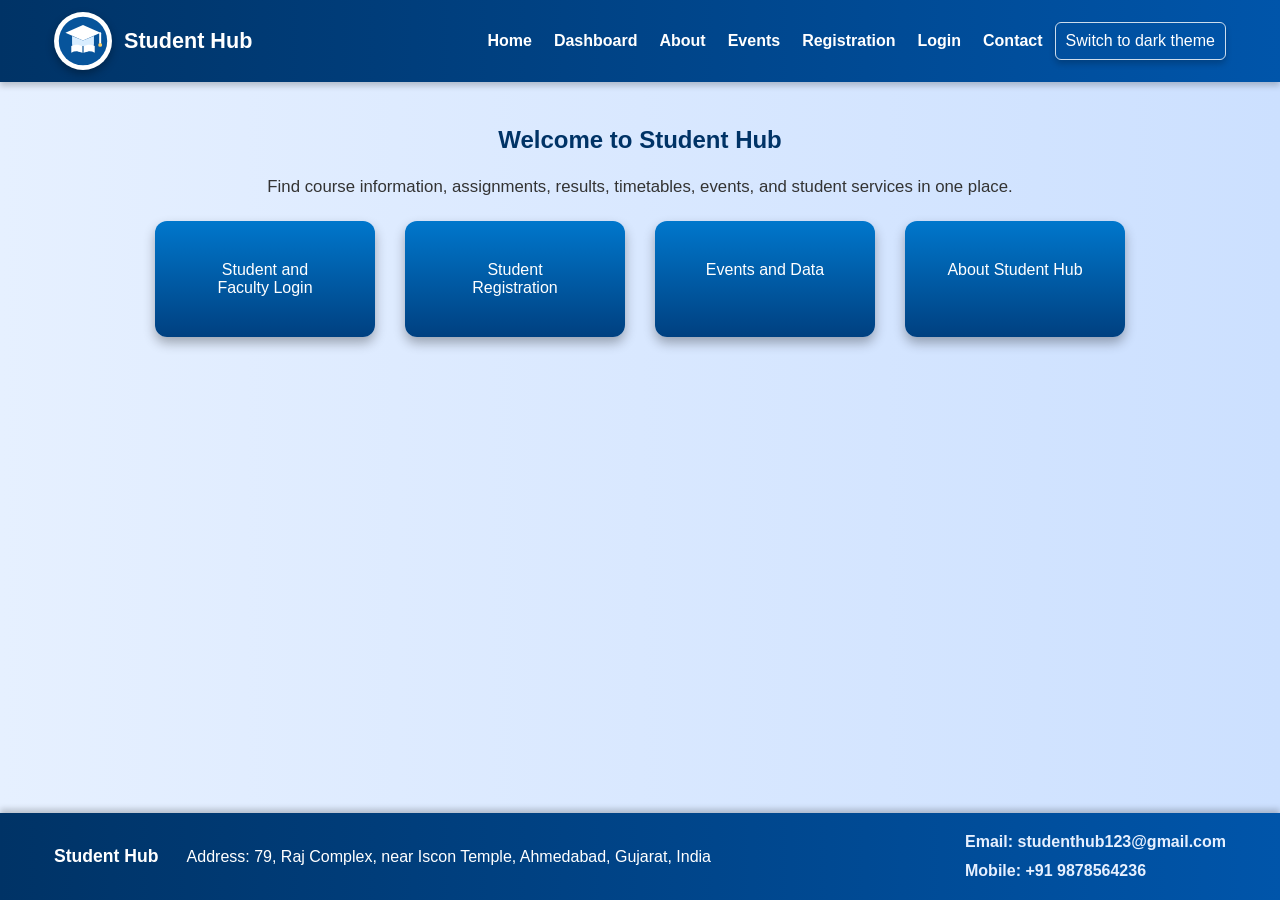
<file: index.html>
<!DOCTYPE html>
<html lang="en">
<head>
  <meta charset="UTF-8">
  <meta name="viewport" content="width=device-width, initial-scale=1.0">
  <title>Student Hub - Home</title>
  <link rel="stylesheet" href="style.css">
  <link rel="stylesheet" href="practical.css">
  <script src="site-ui.js" defer></script>
</head>
<body>
  <header>
    <div class="logo-container">
      <img src="studenthub-logo.svg" alt="Student Hub logo" class="logo">
      <h1>Student Hub</h1>
    </div>
    <button class="menu-toggle" id="menu-toggle" type="button" aria-expanded="false" aria-controls="primary-nav">☰ Menu</button>
    <nav class="site-nav" id="primary-nav" aria-label="Main navigation">
      <a href="index.html" aria-current="page">Home</a>
      <a href="portal.html">Dashboard</a>
      <a href="about_us.html">About</a>
      <a href="events.html">Events</a>
      <a href="registration.html">Registration</a>
      <a href="login.php">Login</a>
      <a href="contact.php">Contact</a>
      <button class="theme-toggle" id="theme-toggle" type="button" aria-pressed="false">Switch to dark theme</button>
    </nav>
  </header>

  <main class="page-main">
    <h2>Welcome to Student Hub</h2>
    <p>Find course information, assignments, results, timetables, events, and student services in one place.</p>
    <div class="grid">
      <div class="box"><a href="login.php">Student and Faculty Login</a></div>
      <div class="box"><a href="registration.html">Student Registration</a></div>
      <div class="box"><a href="events.html">Events and Data</a></div>
      <div class="box"><a href="about_us.html">About Student Hub</a></div>
    </div>
  </main>

  <footer class="site-footer">
    <div class="site-footer-inner">
      <p class="footer-brand">Student Hub</p>
      <address class="footer-address">Address: 79, Raj Complex, near Iscon Temple, Ahmedabad, Gujarat, India</address>
      <div class="footer-contact">
        <a href="mailto:studenthub123@gmail.com">Email: studenthub123@gmail.com</a>
        <a href="tel:+919878564236">Mobile: +91 9878564236</a>
      </div>
    </div>
  </footer>
</body>
</html>
</file>
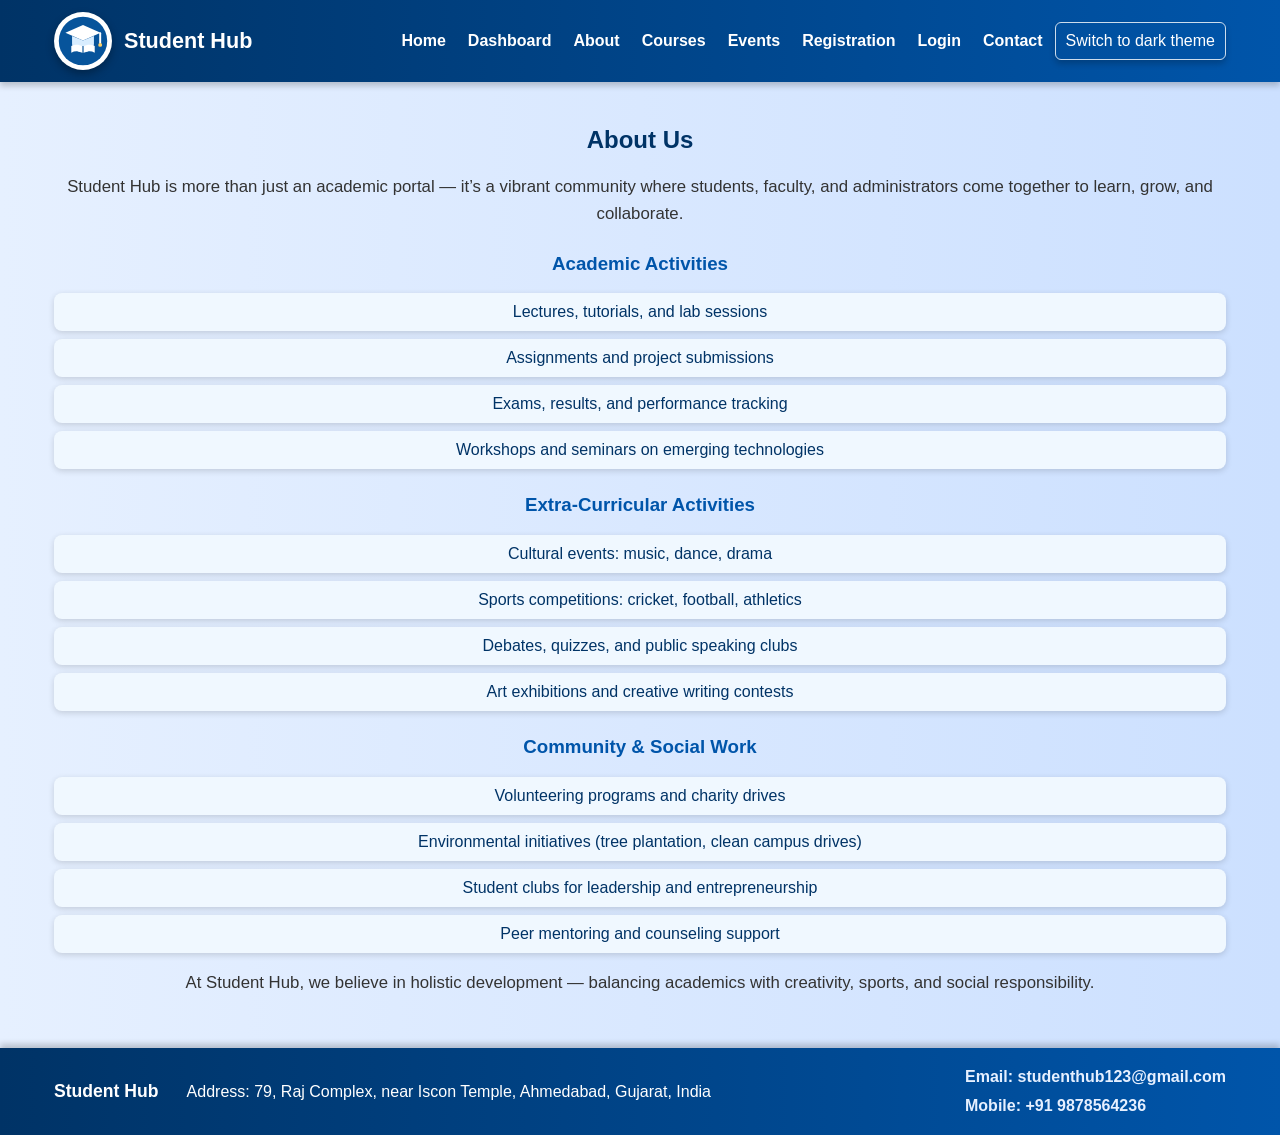
<file: about_us.html>
<!DOCTYPE html>
<html lang="en">
<head>
  <meta charset="UTF-8">
  <meta name="viewport" content="width=device-width, initial-scale=1.0">
  <title>About Us - Student Hub</title>
  <link rel="stylesheet" href="style.css">
  <link rel="stylesheet" href="practical.css">
</head>
<body>
  <header>
    <div class="logo-container">
      <img src="studenthub-logo.svg" alt="Student Hub logo" class="logo">
      <h1>Student Hub</h1>
    </div>
    <button class="menu-toggle" id="menu-toggle" type="button" aria-expanded="false" aria-controls="primary-nav">☰ Menu</button>
    <nav class="site-nav" id="primary-nav" aria-label="Main navigation">
      <a href="index.html">Home</a>
      <a href="portal.html">Dashboard</a>
      <a href="about_us.html">About</a>
      <a href="courses.html">Courses</a>
      <a href="events.html">Events</a>
      <a href="registration.html">Registration</a>
      <a href="login.php">Login</a>
      <a href="contact.php">Contact</a>
      <button class="theme-toggle" id="theme-toggle" type="button" aria-pressed="false">Switch to dark theme</button>
    </nav>
  </header>

  <main>
    <h2>About Us</h2>
    <p>
      Student Hub is more than just an academic portal — it’s a vibrant community where students, faculty, and administrators come together to learn, grow, and collaborate.
    </p>

    <h3>Academic Activities</h3>
    <ul>
      <li>Lectures, tutorials, and lab sessions</li>
      <li>Assignments and project submissions</li>
      <li>Exams, results, and performance tracking</li>
      <li>Workshops and seminars on emerging technologies</li>
    </ul>

    <h3>Extra‑Curricular Activities</h3>
    <ul>
      <li>Cultural events: music, dance, drama</li>
      <li>Sports competitions: cricket, football, athletics</li>
      <li>Debates, quizzes, and public speaking clubs</li>
      <li>Art exhibitions and creative writing contests</li>
    </ul>

    <h3>Community & Social Work</h3>
    <ul>
      <li>Volunteering programs and charity drives</li>
      <li>Environmental initiatives (tree plantation, clean campus drives)</li>
      <li>Student clubs for leadership and entrepreneurship</li>
      <li>Peer mentoring and counseling support</li>
    </ul>

    <p>
      At Student Hub, we believe in holistic development — balancing academics with creativity, sports, and social responsibility.
    </p>
  </main>

  <footer class="site-footer">
    <div class="site-footer-inner">
      <p class="footer-brand">Student Hub</p>
      <address class="footer-address">Address: 79, Raj Complex, near Iscon Temple, Ahmedabad, Gujarat, India</address>
      <div class="footer-contact">
        <a href="mailto:studenthub123@gmail.com">Email: studenthub123@gmail.com</a>
        <a href="tel:+919878564236">Mobile: +91 9878564236</a>
      </div>
    </div>
  </footer>
  <script src="site-ui.js" defer></script>
</body>
</html>
</file>
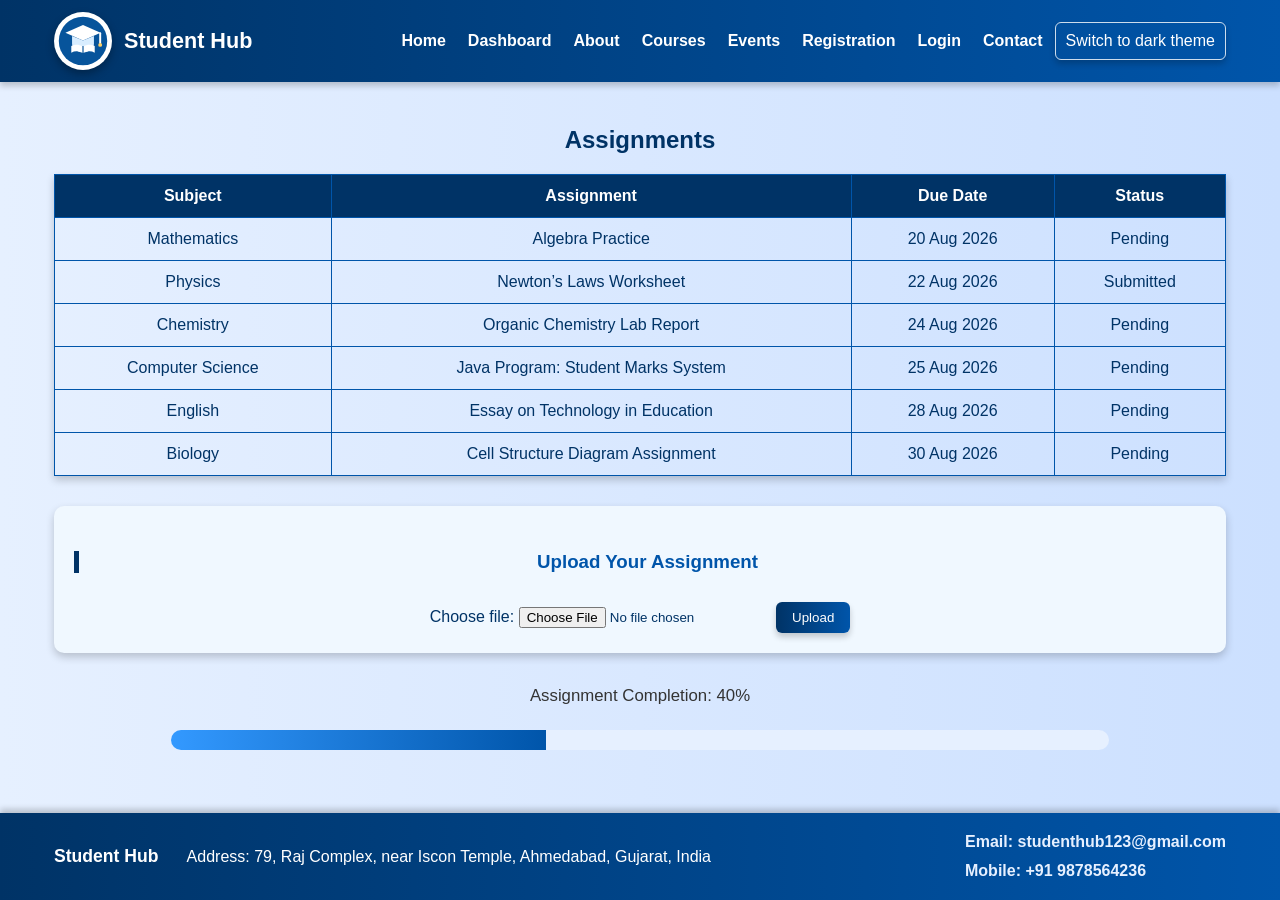
<file: assignments.html>
<!DOCTYPE html>
<html lang="en">
<head>
  <meta charset="UTF-8">
  <meta name="viewport" content="width=device-width, initial-scale=1.0">
  <title>Assignments - Student Hub</title>
  <link rel="stylesheet" href="style.css">
  <link rel="stylesheet" href="practical.css">
</head>
<body>
  <header>
    <div class="logo-container">
      <img src="studenthub-logo.svg" alt="Student Hub logo" class="logo">
      <h1>Student Hub</h1>
    </div>
    <button class="menu-toggle" id="menu-toggle" type="button" aria-expanded="false" aria-controls="primary-nav">☰ Menu</button>
    <nav class="site-nav" id="primary-nav" aria-label="Main navigation">
      <a href="index.html">Home</a>
      <a href="portal.html">Dashboard</a>
      <a href="about_us.html">About</a>
      <a href="courses.html">Courses</a>
      <a href="events.html">Events</a>
      <a href="registration.html">Registration</a>
      <a href="login.php">Login</a>
      <a href="contact.php">Contact</a>
      <button class="theme-toggle" id="theme-toggle" type="button" aria-pressed="false">Switch to dark theme</button>
    </nav>
  </header>

  <main>
    <h2>Assignments</h2>
    <table class="assignment-table">
      <tr>
        <th>Subject</th>
        <th>Assignment</th>
        <th>Due Date</th>
        <th>Status</th>
      </tr>
      <tr>
        <td>Mathematics</td>
        <td>Algebra Practice</td>
        <td>20 Aug 2026</td>
        <td>Pending</td>
      </tr>
      <tr>
        <td>Physics</td>
        <td>Newton’s Laws Worksheet</td>
        <td>22 Aug 2026</td>
        <td>Submitted</td>
      </tr>
      <tr>
        <td>Chemistry</td>
        <td>Organic Chemistry Lab Report</td>
        <td>24 Aug 2026</td>
        <td>Pending</td>
      </tr>
      <tr>
        <td>Computer Science</td>
        <td>Java Program: Student Marks System</td>
        <td>25 Aug 2026</td>
        <td>Pending</td>
      </tr>
      <tr>
        <td>English</td>
        <td>Essay on Technology in Education</td>
        <td>28 Aug 2026</td>
        <td>Pending</td>
      </tr>
      <tr>
        <td>Biology</td>
        <td>Cell Structure Diagram Assignment</td>
        <td>30 Aug 2026</td>
        <td>Pending</td>
      </tr>
    </table>

    <div class="upload-section">
      <h3>Upload Your Assignment</h3>
      <form>
        <label for="file">Choose file:</label>
        <input type="file" id="file" name="file">
        <button type="submit">Upload</button>
      </form>
    </div>

    <div class="progress">
      <p>Assignment Completion: 40%</p>
      <div class="progress-bar">
        <div class="progress-fill" style="width:40%"></div>
      </div>
    </div>
  </main>

  <footer class="site-footer">
    <div class="site-footer-inner">
      <p class="footer-brand">Student Hub</p>
      <address class="footer-address">Address: 79, Raj Complex, near Iscon Temple, Ahmedabad, Gujarat, India</address>
      <div class="footer-contact">
        <a href="mailto:studenthub123@gmail.com">Email: studenthub123@gmail.com</a>
        <a href="tel:+919878564236">Mobile: +91 9878564236</a>
      </div>
    </div>
  </footer>
  <script src="site-ui.js" defer></script>
</body>
</html>
</file>
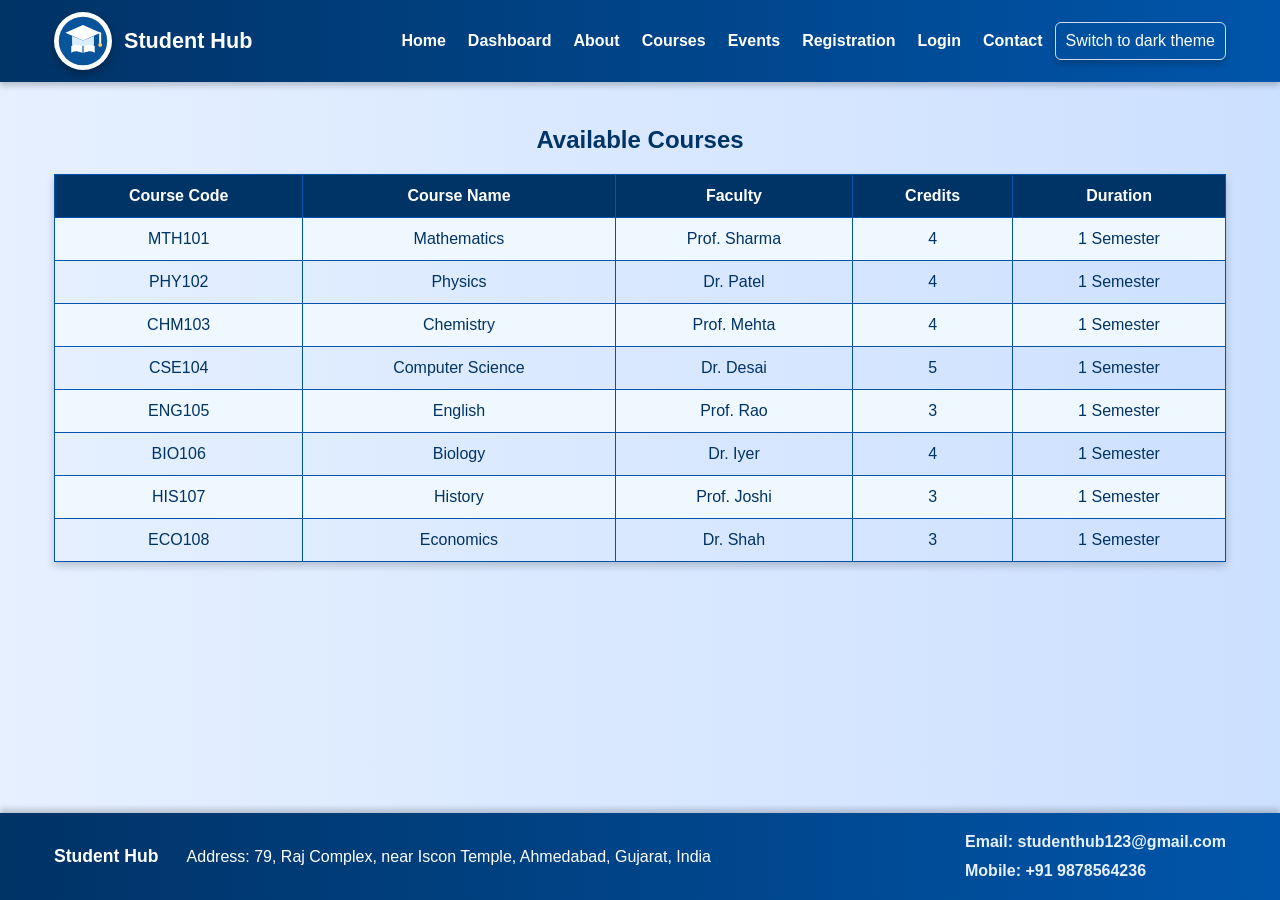
<file: courses.html>
<!DOCTYPE html>
<html lang="en">
<head>
  <meta charset="UTF-8">
  <meta name="viewport" content="width=device-width, initial-scale=1.0">
  <title>Courses - Student Hub</title>
  <link rel="stylesheet" href="style.css">
  <link rel="stylesheet" href="practical.css">
</head>
<body>
  <header>
    <div class="logo-container">
      <img src="studenthub-logo.svg" alt="Student Hub logo" class="logo">
      <h1>Student Hub</h1>
    </div>
    <button class="menu-toggle" id="menu-toggle" type="button" aria-expanded="false" aria-controls="primary-nav">☰ Menu</button>
    <nav class="site-nav" id="primary-nav" aria-label="Main navigation">
      <a href="index.html">Home</a>
      <a href="portal.html">Dashboard</a>
      <a href="about_us.html">About</a>
      <a href="courses.html">Courses</a>
      <a href="events.html">Events</a>
      <a href="registration.html">Registration</a>
      <a href="login.php">Login</a>
      <a href="contact.php">Contact</a>
      <button class="theme-toggle" id="theme-toggle" type="button" aria-pressed="false">Switch to dark theme</button>
    </nav>
  </header>

  <main>
    <h2>Available Courses</h2>
    <table class="courses-table">
      <tr>
        <th>Course Code</th>
        <th>Course Name</th>
        <th>Faculty</th>
        <th>Credits</th>
        <th>Duration</th>
      </tr>
      <tr>
        <td>MTH101</td>
        <td>Mathematics</td>
        <td>Prof. Sharma</td>
        <td>4</td>
        <td>1 Semester</td>
      </tr>
      <tr>
        <td>PHY102</td>
        <td>Physics</td>
        <td>Dr. Patel</td>
        <td>4</td>
        <td>1 Semester</td>
      </tr>
      <tr>
        <td>CHM103</td>
        <td>Chemistry</td>
        <td>Prof. Mehta</td>
        <td>4</td>
        <td>1 Semester</td>
      </tr>
      <tr>
        <td>CSE104</td>
        <td>Computer Science</td>
        <td>Dr. Desai</td>
        <td>5</td>
        <td>1 Semester</td>
      </tr>
      <tr>
        <td>ENG105</td>
        <td>English</td>
        <td>Prof. Rao</td>
        <td>3</td>
        <td>1 Semester</td>
      </tr>
      <tr>
        <td>BIO106</td>
        <td>Biology</td>
        <td>Dr. Iyer</td>
        <td>4</td>
        <td>1 Semester</td>
      </tr>
      <tr>
        <td>HIS107</td>
        <td>History</td>
        <td>Prof. Joshi</td>
        <td>3</td>
        <td>1 Semester</td>
      </tr>
      <tr>
        <td>ECO108</td>
        <td>Economics</td>
        <td>Dr. Shah</td>
        <td>3</td>
        <td>1 Semester</td>
      </tr>
    </table>
</br>
  </main>

  <footer class="site-footer">
    <div class="site-footer-inner">
      <p class="footer-brand">Student Hub</p>
      <address class="footer-address">Address: 79, Raj Complex, near Iscon Temple, Ahmedabad, Gujarat, India</address>
      <div class="footer-contact">
        <a href="mailto:studenthub123@gmail.com">Email: studenthub123@gmail.com</a>
        <a href="tel:+919878564236">Mobile: +91 9878564236</a>
      </div>
    </div>
  </footer>
  <script src="site-ui.js" defer></script>
</body>
</html>
</file>
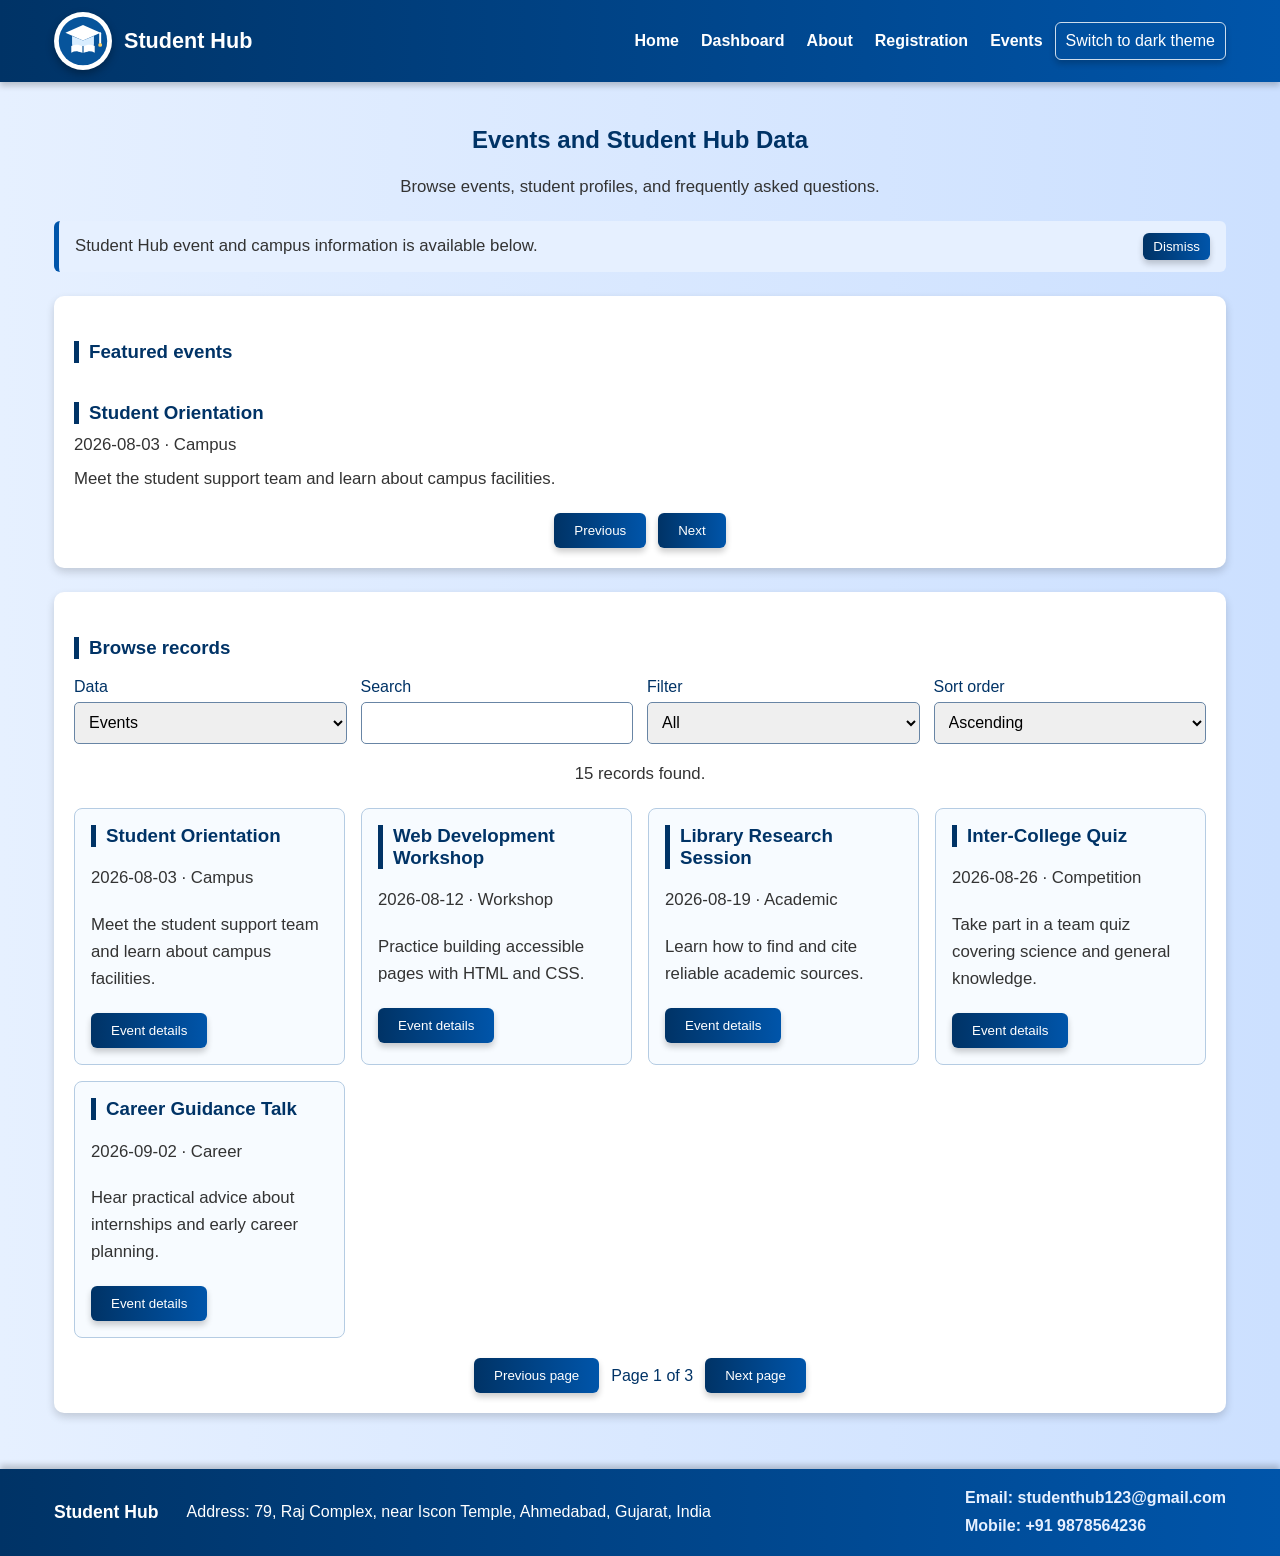
<file: events.html>
<!DOCTYPE html>
<html lang="en">
<head>
  <meta charset="UTF-8">
  <meta name="viewport" content="width=device-width, initial-scale=1.0">
  <title>Events and Data - Student Hub</title>
  <link rel="stylesheet" href="style.css">
  <link rel="stylesheet" href="practical.css">
  <script src="site-ui.js" defer></script>
  <script src="events.js" defer></script>
</head>
<body>
  <header>
    <div class="logo-container">
      <img src="studenthub-logo.svg" alt="Student Hub logo" class="logo">
      <h1>Student Hub</h1>
    </div>
    <button class="menu-toggle" id="menu-toggle" type="button" aria-expanded="false" aria-controls="primary-nav">☰ Menu</button>
    <nav class="site-nav" id="primary-nav" aria-label="Main navigation">
      <a href="index.html">Home</a>
      <a href="portal.html">Dashboard</a>
      <a href="about_us.html">About</a>
      <a href="registration.html">Registration</a>
      <a href="events.html" aria-current="page">Events</a>
      <button class="theme-toggle" id="theme-toggle" type="button" aria-pressed="false">Switch to dark theme</button>
    </nav>
  </header>

  <main class="page-main">
    <h2>Events and Student Hub Data</h2>
    <p>Browse events, student profiles, and frequently asked questions.</p>

    <aside class="notice-banner" id="notice-banner" role="status">
      <p>Student Hub event and campus information is available below.</p>
      <button id="dismiss-notice" type="button" aria-label="Dismiss notification">Dismiss</button>
    </aside>

    <section class="content-slider" aria-labelledby="featured-heading">
      <h3 id="featured-heading">Featured events</h3>
      <div class="slider-content" id="slider-content" aria-live="polite">
        <p id="slider-message">Loading events…</p>
      </div>
      <div class="slider-controls">
        <button id="previous-event" type="button" aria-label="Previous event">Previous</button>
        <button id="next-event" type="button" aria-label="Next event">Next</button>
      </div>
    </section>

    <section class="data-browser" aria-labelledby="browser-heading">
      <h3 id="browser-heading">Browse records</h3>
      <div class="data-controls">
        <label for="data-type">Data
          <select id="data-type">
            <option value="events">Events</option>
            <option value="students">Students</option>
            <option value="faqs">FAQs</option>
          </select>
        </label>
        <label for="search-records">Search
          <input id="search-records" type="search" autocomplete="off">
        </label>
        <label for="filter-records">Filter
          <select id="filter-records">
            <option value="">All</option>
          </select>
        </label>
        <label for="sort-records">Sort order
          <select id="sort-records">
            <option value="asc">Ascending</option>
            <option value="desc">Descending</option>
          </select>
        </label>
      </div>
      <p class="pagination-status" id="data-status" role="status" aria-live="polite">Loading events…</p>
      <div class="record-grid" id="records" aria-live="polite"></div>
      <div class="pagination-controls">
        <button id="previous-page" type="button" disabled>Previous page</button>
        <span id="page-status" aria-live="polite">Page 1</span>
        <button id="next-page" type="button" disabled>Next page</button>
      </div>
    </section>
  </main>

  <dialog id="event-modal" aria-labelledby="modal-title">
    <h2 id="modal-title">Event details</h2>
    <p id="modal-description"></p>
    <button id="close-modal" type="button">Close</button>
  </dialog>

  <footer class="site-footer">
    <div class="site-footer-inner">
      <p class="footer-brand">Student Hub</p>
      <address class="footer-address">Address: 79, Raj Complex, near Iscon Temple, Ahmedabad, Gujarat, India</address>
      <div class="footer-contact">
        <a href="mailto:studenthub123@gmail.com">Email: studenthub123@gmail.com</a>
        <a href="tel:+919878564236">Mobile: +91 9878564236</a>
      </div>
    </div>
  </footer>
</body>
</html>
</file>
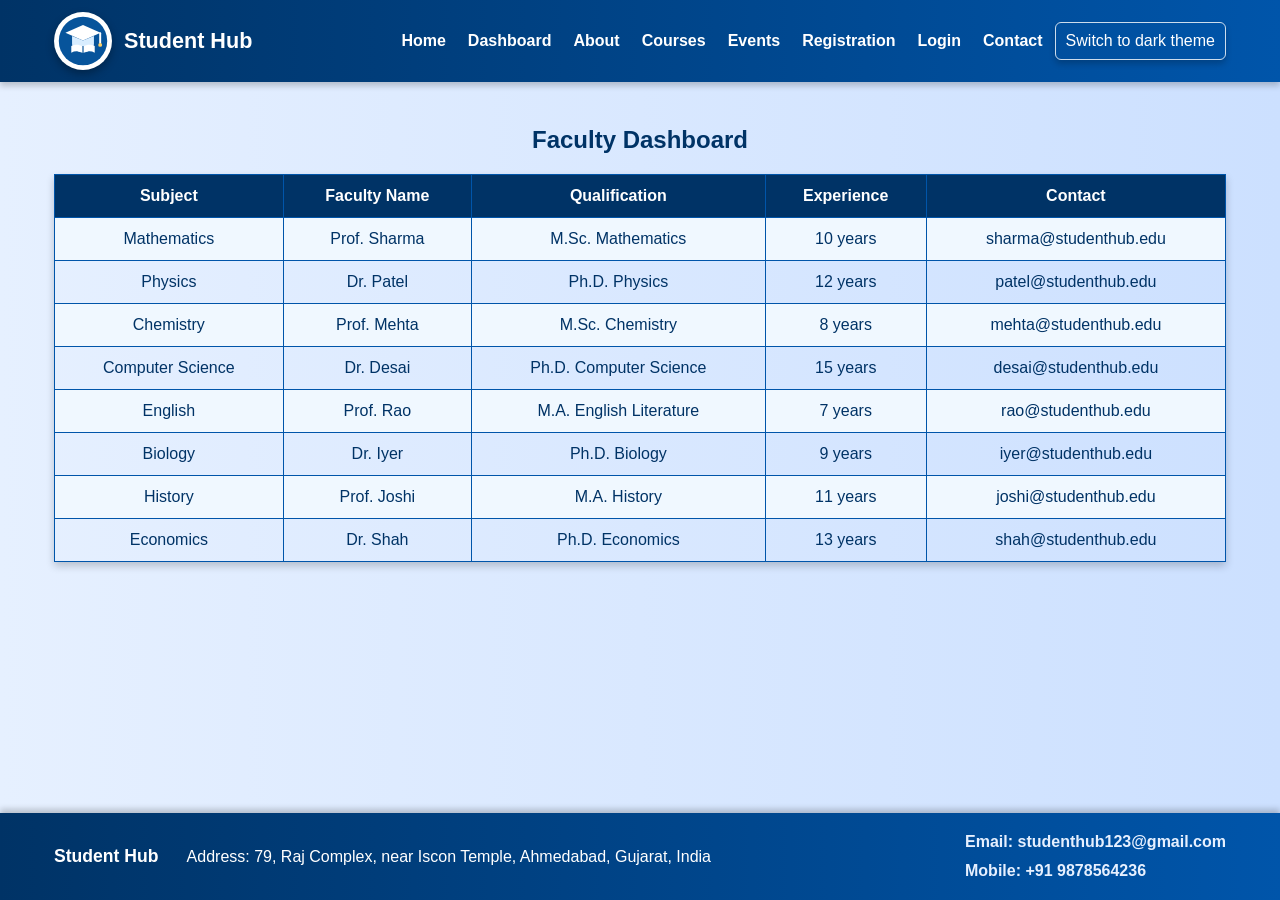
<file: faculty.html>
<!DOCTYPE html>
<html lang="en">
<head>
  <meta charset="UTF-8">
  <meta name="viewport" content="width=device-width, initial-scale=1.0">
  <title>Faculty Dashboard - Student Hub</title>
  <link rel="stylesheet" href="style.css">
  <link rel="stylesheet" href="practical.css">
</head>
<body>
  <header>
    <div class="logo-container">
      <img src="studenthub-logo.svg" alt="Student Hub logo" class="logo">
      <h1>Student Hub</h1>
    </div>
    <button class="menu-toggle" id="menu-toggle" type="button" aria-expanded="false" aria-controls="primary-nav">☰ Menu</button>
    <nav class="site-nav" id="primary-nav" aria-label="Main navigation">
      <a href="index.html">Home</a>
      <a href="portal.html">Dashboard</a>
      <a href="about_us.html">About</a>
      <a href="courses.html">Courses</a>
      <a href="events.html">Events</a>
      <a href="registration.html">Registration</a>
      <a href="login.php">Login</a>
      <a href="contact.php">Contact</a>
      <button class="theme-toggle" id="theme-toggle" type="button" aria-pressed="false">Switch to dark theme</button>
    </nav>
  </header>

  <main>
    <h2>Faculty Dashboard</h2>
    <table class="faculty-table">
      <tr>
        <th>Subject</th>
        <th>Faculty Name</th>
        <th>Qualification</th>
        <th>Experience</th>
        <th>Contact</th>
      </tr>
      <tr>
        <td>Mathematics</td>
        <td>Prof. Sharma</td>
        <td>M.Sc. Mathematics</td>
        <td>10 years</td>
        <td>sharma@studenthub.edu</td>
      </tr>
      <tr>
        <td>Physics</td>
        <td>Dr. Patel</td>
        <td>Ph.D. Physics</td>
        <td>12 years</td>
        <td>patel@studenthub.edu</td>
      </tr>
      <tr>
        <td>Chemistry</td>
        <td>Prof. Mehta</td>
        <td>M.Sc. Chemistry</td>
        <td>8 years</td>
        <td>mehta@studenthub.edu</td>
      </tr>
      <tr>
        <td>Computer Science</td>
        <td>Dr. Desai</td>
        <td>Ph.D. Computer Science</td>
        <td>15 years</td>
        <td>desai@studenthub.edu</td>
      </tr>
      <tr>
        <td>English</td>
        <td>Prof. Rao</td>
        <td>M.A. English Literature</td>
        <td>7 years</td>
        <td>rao@studenthub.edu</td>
      </tr>
      <tr>
        <td>Biology</td>
        <td>Dr. Iyer</td>
        <td>Ph.D. Biology</td>
        <td>9 years</td>
        <td>iyer@studenthub.edu</td>
      </tr>
      <tr>
        <td>History</td>
        <td>Prof. Joshi</td>
        <td>M.A. History</td>
        <td>11 years</td>
        <td>joshi@studenthub.edu</td>
      </tr>
      <tr>
        <td>Economics</td>
        <td>Dr. Shah</td>
        <td>Ph.D. Economics</td>
        <td>13 years</td>
        <td>shah@studenthub.edu</td>
      </tr>
    </table>

</br>
  </main>

  <footer class="site-footer">
    <div class="site-footer-inner">
      <p class="footer-brand">Student Hub</p>
      <address class="footer-address">Address: 79, Raj Complex, near Iscon Temple, Ahmedabad, Gujarat, India</address>
      <div class="footer-contact">
        <a href="mailto:studenthub123@gmail.com">Email: studenthub123@gmail.com</a>
        <a href="tel:+919878564236">Mobile: +91 9878564236</a>
      </div>
    </div>
  </footer>
  <script src="site-ui.js" defer></script>
</body>
</html>
</file>
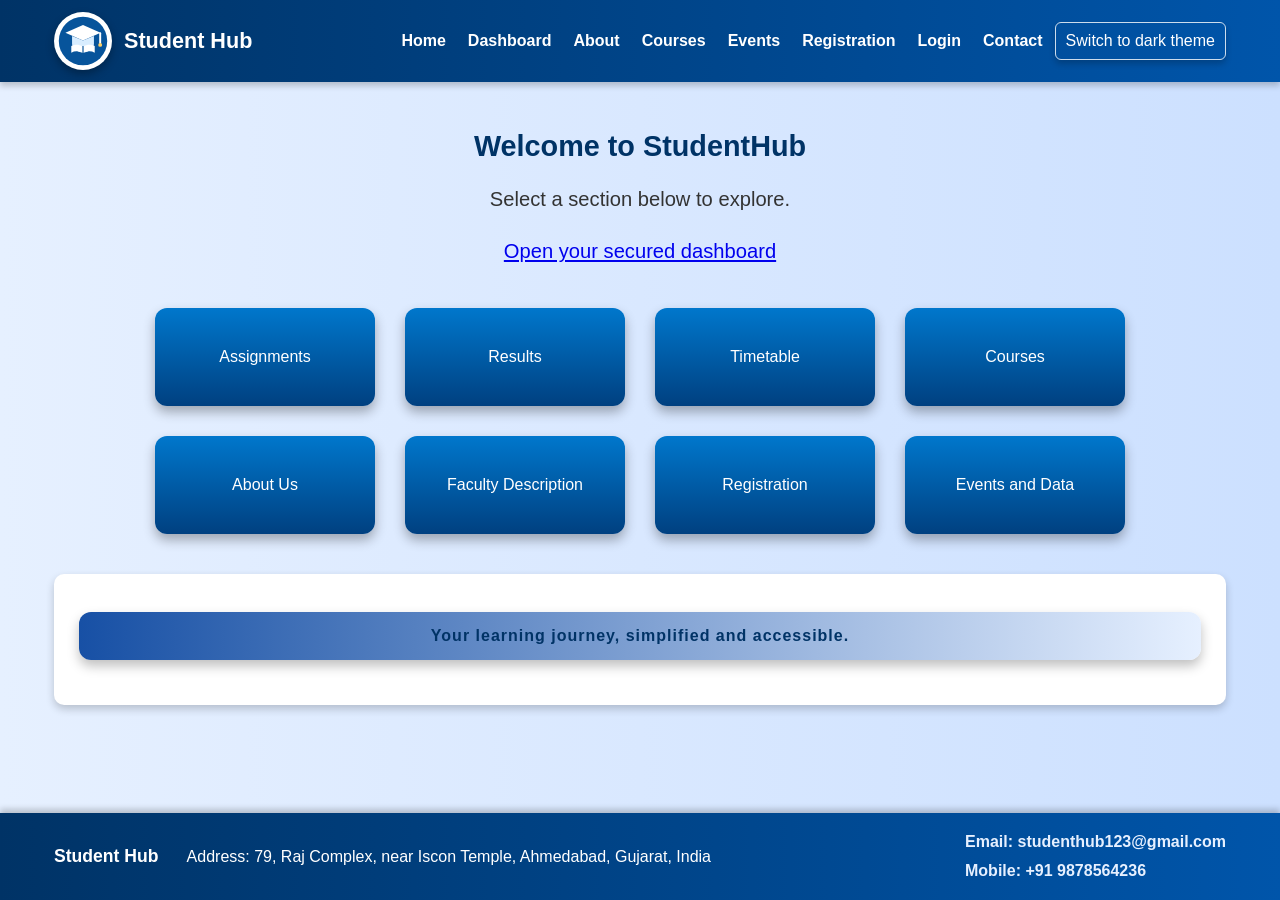
<file: portal.html>
<!DOCTYPE html>
<html lang="en">
<head>
  <meta charset="UTF-8">
  <meta name="viewport" content="width=device-width, initial-scale=1.0">
  <title>Dashboard - Student Hub</title>
  <link rel="stylesheet" href="style.css">
  <link rel="stylesheet" href="practical.css">
</head>
<body>
  <header>
    
    <div class="logo-container">
    <img src="studenthub-logo.svg" alt="Student Hub logo" class="logo">
    <h1>Student Hub</h1>
  </div>
    <button class="menu-toggle" id="menu-toggle" type="button" aria-expanded="false" aria-controls="primary-nav">☰ Menu</button>
    <nav class="site-nav" id="primary-nav" aria-label="Main navigation">
      <a href="index.html">Home</a>
      <a href="portal.html">Dashboard</a>
      <a href="about_us.html">About</a>
      <a href="courses.html">Courses</a>
      <a href="events.html">Events</a>
      <a href="registration.html">Registration</a>
      <a href="login.php">Login</a>
      <a href="contact.php">Contact</a>
      <button class="theme-toggle" id="theme-toggle" type="button" aria-pressed="false">Switch to dark theme</button>
    </nav>
  </header>

  <main>
    <div class="welcome">
      <h2>Welcome to StudentHub</h2>
      <p>Select a section below to explore.</p>
      <p><a href="dashboard.php">Open your secured dashboard</a></p>
    </div>

    
     <div class="grid">
      <div class="box"><a href="assignments.html">Assignments</a></div>
      <div class="box"><a href="results.html">Results</a></div>
      <div class="box"><a href="timetable.html">Timetable</a></div>
      <div class="box"><a href="courses.html">Courses</a></div>
      <div class="box"><a href="about_us.html">About Us</a></div>
      <div class="box"><a href="faculty.html">Faculty Description</a></div>
      <div class="box"><a href="registration.html">Registration</a></div>
      <div class="box"><a href="events.html">Events and Data</a></div>
    </div>

    <section id="content">
      <h2>Your learning journey, simplified and accessible.</h2>
     
    </section>
  </main>

  <footer class="site-footer">
    <div class="site-footer-inner">
      <p class="footer-brand">Student Hub</p>
      <address class="footer-address">Address: 79, Raj Complex, near Iscon Temple, Ahmedabad, Gujarat, India</address>
      <div class="footer-contact">
        <a href="mailto:studenthub123@gmail.com">Email: studenthub123@gmail.com</a>
        <a href="tel:+919878564236">Mobile: +91 9878564236</a>
      </div>
    </div>
  </footer>

  <script src="site-ui.js" defer></script>
</body>
</html>
</file>
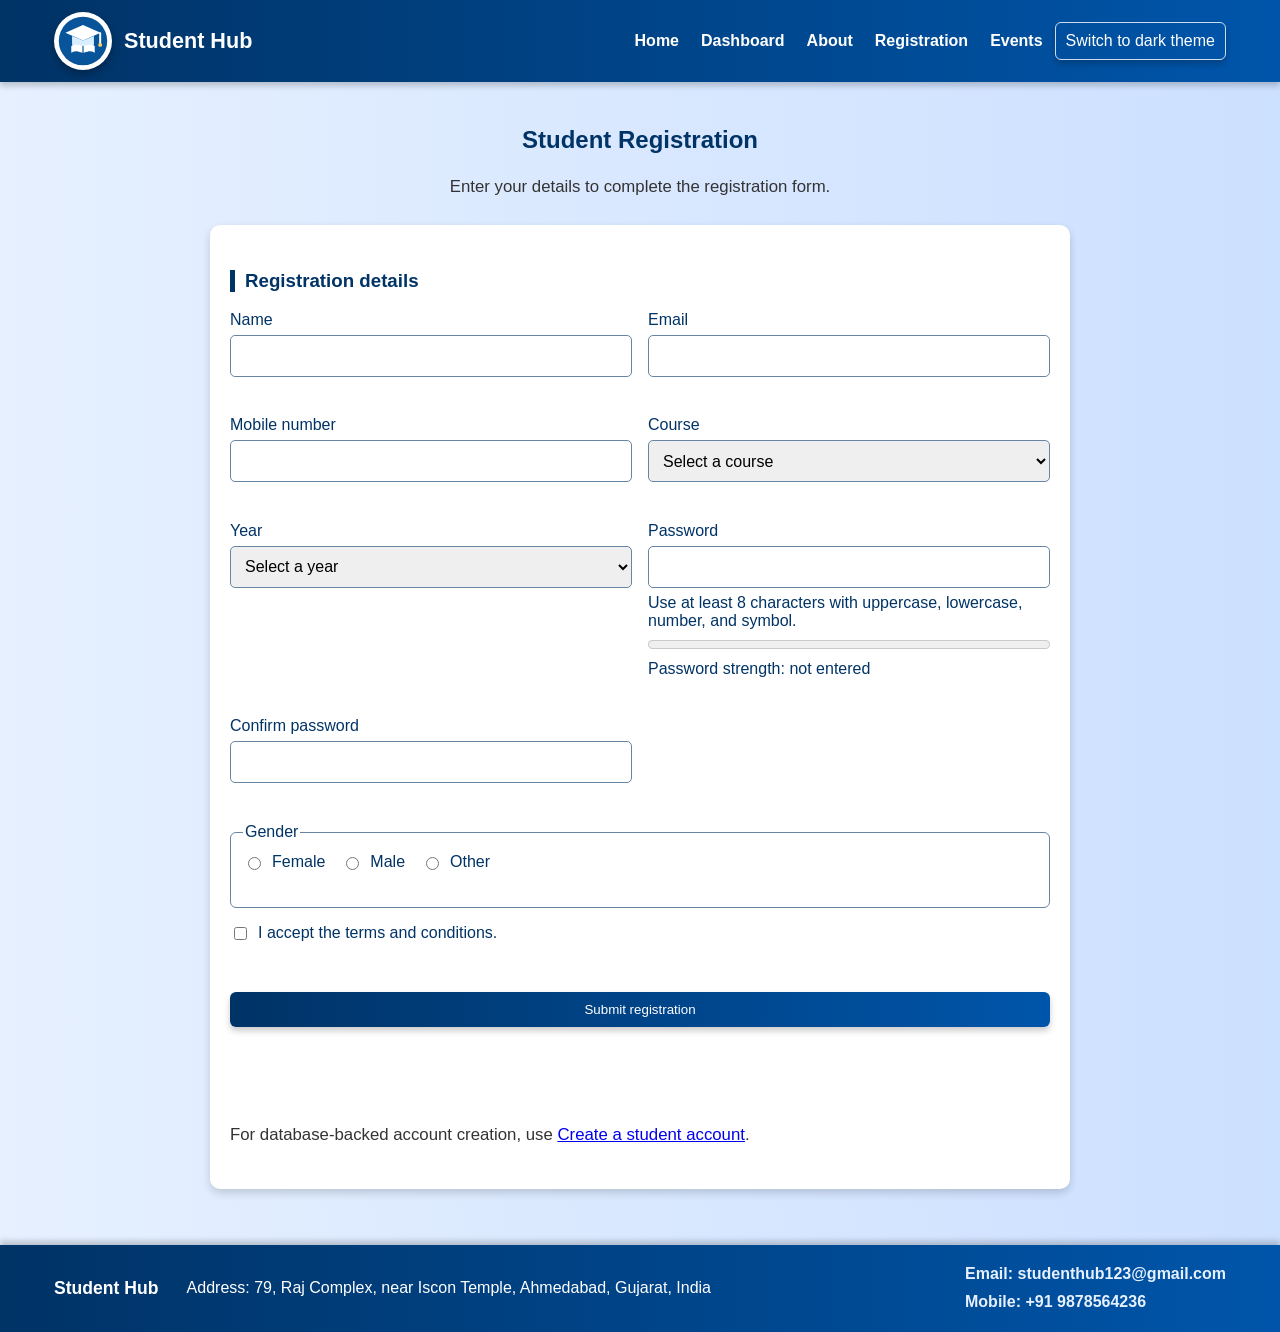
<file: registration.html>
<!DOCTYPE html>
<html lang="en">
<head>
  <meta charset="UTF-8">
  <meta name="viewport" content="width=device-width, initial-scale=1.0">
  <title>Student Registration - Student Hub</title>
  <link rel="stylesheet" href="style.css">
  <link rel="stylesheet" href="practical.css">
  <script src="site-ui.js" defer></script>
  <script src="registration.js" defer></script>
</head>
<body>
  <header>
    <div class="logo-container">
      <img src="studenthub-logo.svg" alt="Student Hub logo" class="logo">
      <h1>Student Hub</h1>
    </div>
    <button class="menu-toggle" id="menu-toggle" type="button" aria-expanded="false" aria-controls="primary-nav">☰ Menu</button>
    <nav class="site-nav" id="primary-nav" aria-label="Main navigation">
      <a href="index.html">Home</a>
      <a href="portal.html">Dashboard</a>
      <a href="about_us.html">About</a>
      <a href="registration.html" aria-current="page">Registration</a>
      <a href="events.html">Events</a>
      <button class="theme-toggle" id="theme-toggle" type="button" aria-pressed="false">Switch to dark theme</button>
    </nav>
  </header>

  <main class="page-main">
    <h2>Student Registration</h2>
    <p>Enter your details to complete the registration form.</p>
    <section class="registration-panel" aria-labelledby="registration-heading">
      <h3 id="registration-heading">Registration details</h3>
      <form class="registration-form" id="registration-form" novalidate>
        <div class="form-grid">
          <label class="form-field" for="student-name">
            Name
            <input id="student-name" name="name" type="text" autocomplete="name" required aria-describedby="name-error">
            <span class="field-error" id="name-error"></span>
          </label>
          <label class="form-field" for="student-email">
            Email
            <input id="student-email" name="email" type="email" autocomplete="email" required aria-describedby="email-error">
            <span class="field-error" id="email-error"></span>
          </label>
          <label class="form-field" for="student-mobile">
            Mobile number
            <input id="student-mobile" name="mobile" type="tel" autocomplete="tel" inputmode="tel" required aria-describedby="mobile-error">
            <span class="field-error" id="mobile-error"></span>
          </label>
          <label class="form-field" for="student-course">
            Course
            <select id="student-course" name="course" required aria-describedby="course-error">
              <option value="">Select a course</option>
              <option>Mathematics</option>
              <option>Physics</option>
              <option>Chemistry</option>
              <option>Computer Science</option>
              <option>English</option>
              <option>Biology</option>
              <option>History</option>
              <option>Economics</option>
            </select>
            <span class="field-error" id="course-error"></span>
          </label>
          <label class="form-field" for="student-year">
            Year
            <select id="student-year" name="year" required aria-describedby="year-error">
              <option value="">Select a year</option>
              <option value="1">Year 1</option>
              <option value="2">Year 2</option>
              <option value="3">Year 3</option>
              <option value="4">Year 4</option>
            </select>
            <span class="field-error" id="year-error"></span>
          </label>
          <label class="form-field" for="student-password">
            Password
            <input id="student-password" name="password" type="password" autocomplete="new-password" required aria-describedby="password-help password-error">
            <span id="password-help">Use at least 8 characters with uppercase, lowercase, number, and symbol.</span>
            <meter class="password-meter" id="password-strength" min="0" max="4" value="0" aria-label="Password strength"></meter>
            <span id="password-strength-text" aria-live="polite">Password strength: not entered</span>
            <span class="field-error" id="password-error"></span>
          </label>
          <label class="form-field" for="confirm-password">
            Confirm password
            <input id="confirm-password" name="confirmPassword" type="password" autocomplete="new-password" required aria-describedby="confirm-password-error">
            <span class="field-error" id="confirm-password-error"></span>
          </label>
        </div>

        <fieldset class="form-fieldset" aria-describedby="gender-error">
          <legend>Gender</legend>
          <div class="radio-options">
            <label><input type="radio" name="gender" value="female"> Female</label>
            <label><input type="radio" name="gender" value="male"> Male</label>
            <label><input type="radio" name="gender" value="other"> Other</label>
          </div>
          <span class="field-error" id="gender-error"></span>
        </fieldset>

        <label class="terms-field" for="terms">
          <input id="terms" name="terms" type="checkbox" required aria-describedby="terms-error">
          I accept the terms and conditions.
        </label>
        <span class="field-error" id="terms-error"></span>
        <button type="submit">Submit registration</button>
        <p class="form-status" id="form-status" role="status" aria-live="polite"></p>
      </form>
      <p>For database-backed account creation, use <a href="secure_register.php">Create a student account</a>.</p>
    </section>
  </main>

  <footer class="site-footer">
    <div class="site-footer-inner">
      <p class="footer-brand">Student Hub</p>
      <address class="footer-address">Address: 79, Raj Complex, near Iscon Temple, Ahmedabad, Gujarat, India</address>
      <div class="footer-contact">
        <a href="mailto:studenthub123@gmail.com">Email: studenthub123@gmail.com</a>
        <a href="tel:+919878564236">Mobile: +91 9878564236</a>
      </div>
    </div>
  </footer>
</body>
</html>
</file>
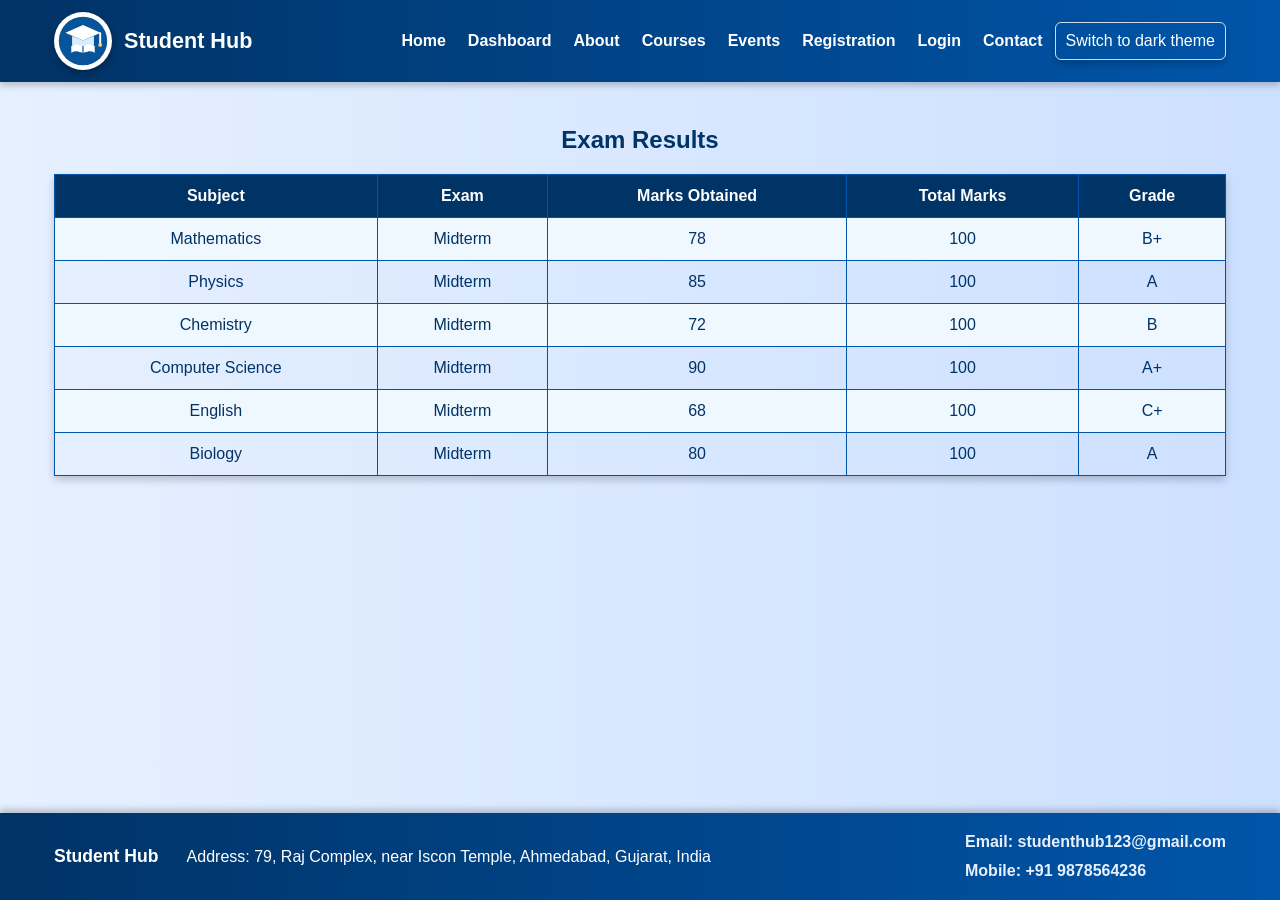
<file: results.html>
<!DOCTYPE html>
<html lang="en">
<head>
  <meta charset="UTF-8">
  <meta name="viewport" content="width=device-width, initial-scale=1.0">
  <title>Results - Student Hub</title>
  <link rel="stylesheet" href="style.css">
  <link rel="stylesheet" href="practical.css">
</head>
<body>
  <header>
    <div class="logo-container">
      <img src="studenthub-logo.svg" alt="Student Hub logo" class="logo">
      <h1>Student Hub</h1>
    </div>
    <button class="menu-toggle" id="menu-toggle" type="button" aria-expanded="false" aria-controls="primary-nav">☰ Menu</button>
    <nav class="site-nav" id="primary-nav" aria-label="Main navigation">
      <a href="index.html">Home</a>
      <a href="portal.html">Dashboard</a>
      <a href="about_us.html">About</a>
      <a href="courses.html">Courses</a>
      <a href="events.html">Events</a>
      <a href="registration.html">Registration</a>
      <a href="login.php">Login</a>
      <a href="contact.php">Contact</a>
      <button class="theme-toggle" id="theme-toggle" type="button" aria-pressed="false">Switch to dark theme</button>
    </nav>
  </header>

  <main>
    <h2>Exam Results</h2>
    <table class="results-table">
      <tr>
        <th>Subject</th>
        <th>Exam</th>
        <th>Marks Obtained</th>
        <th>Total Marks</th>
        <th>Grade</th>
      </tr>
      <tr>
        <td>Mathematics</td>
        <td>Midterm</td>
        <td>78</td>
        <td>100</td>
        <td>B+</td>
      </tr>
      <tr>
        <td>Physics</td>
        <td>Midterm</td>
        <td>85</td>
        <td>100</td>
        <td>A</td>
      </tr>
      <tr>
        <td>Chemistry</td>
        <td>Midterm</td>
        <td>72</td>
        <td>100</td>
        <td>B</td>
      </tr>
      <tr>
        <td>Computer Science</td>
        <td>Midterm</td>
        <td>90</td>
        <td>100</td>
        <td>A+</td>
      </tr>
      <tr>
        <td>English</td>
        <td>Midterm</td>
        <td>68</td>
        <td>100</td>
        <td>C+</td>
      </tr>
      <tr>
        <td>Biology</td>
        <td>Midterm</td>
        <td>80</td>
        <td>100</td>
        <td>A</td>
      </tr>
    </table>
  </main>

  <footer class="site-footer">
    <div class="site-footer-inner">
      <p class="footer-brand">Student Hub</p>
      <address class="footer-address">Address: 79, Raj Complex, near Iscon Temple, Ahmedabad, Gujarat, India</address>
      <div class="footer-contact">
        <a href="mailto:studenthub123@gmail.com">Email: studenthub123@gmail.com</a>
        <a href="tel:+919878564236">Mobile: +91 9878564236</a>
      </div>
    </div>
  </footer>
  <script src="site-ui.js" defer></script>
</body>
</html>
</file>
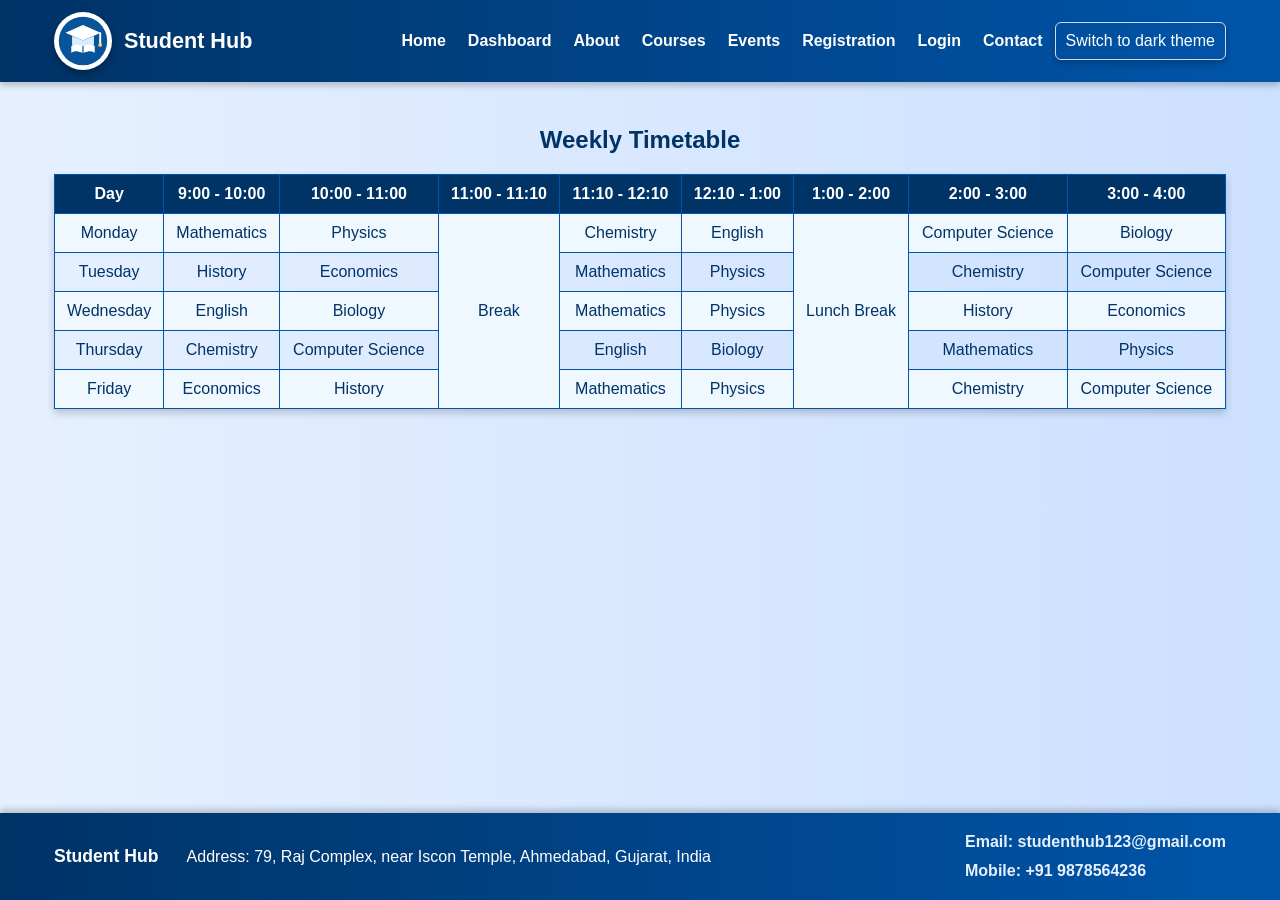
<file: timetable.html>
<!DOCTYPE html>
<html lang="en">
<head>
  <meta charset="UTF-8">
  <meta name="viewport" content="width=device-width, initial-scale=1.0">
  <title>Timetable - Student Hub</title>
  <link rel="stylesheet" href="style.css">
  <link rel="stylesheet" href="practical.css">
</head>
<body>
  <header>
    <div class="logo-container">
      <img src="studenthub-logo.svg" alt="Student Hub logo" class="logo">
      <h1>Student Hub</h1>
    </div>
    <button class="menu-toggle" id="menu-toggle" type="button" aria-expanded="false" aria-controls="primary-nav">☰ Menu</button>
    <nav class="site-nav" id="primary-nav" aria-label="Main navigation">
      <a href="index.html">Home</a>
      <a href="portal.html">Dashboard</a>
      <a href="about_us.html">About</a>
      <a href="courses.html">Courses</a>
      <a href="events.html">Events</a>
      <a href="registration.html">Registration</a>
      <a href="login.php">Login</a>
      <a href="contact.php">Contact</a>
      <button class="theme-toggle" id="theme-toggle" type="button" aria-pressed="false">Switch to dark theme</button>
    </nav>
  </header>

  <main>
 
   <h2>Weekly Timetable</h2>
<table class="timetable-table">
  <tr>
    <th>Day</th>
    <th>9:00 - 10:00</th>
    <th>10:00 - 11:00</th>
    <th>11:00 - 11:10</th>
    <th>11:10 - 12:10</th>
    <th>12:10 - 1:00</th>
    <th>1:00 - 2:00</th>
    <th>2:00 - 3:00</th>
    <th>3:00 - 4:00</th>
  </tr>

  <tr>
    <td>Monday</td>
    <td>Mathematics</td>
    <td>Physics</td>
    <td rowspan="5">Break</td> <!-- one break cell for all days -->
    <td>Chemistry</td>
    <td>English</td>
    <td rowspan="5">Lunch Break</td> <!-- one lunch cell for all days -->
    <td>Computer Science</td>
    <td>Biology</td>
  </tr>

  <tr>
    <td>Tuesday</td>
    <td>History</td>
    <td>Economics</td>
    <td>Mathematics</td>
    <td>Physics</td>
    <td>Chemistry</td>
    <td>Computer Science</td>
  </tr>

  <tr>
    <td>Wednesday</td>
    <td>English</td>
    <td>Biology</td>
    <td>Mathematics</td>
    <td>Physics</td>
    <td>History</td>
    <td>Economics</td>
  </tr>

  <tr>
    <td>Thursday</td>
    <td>Chemistry</td>
    <td>Computer Science</td>
    <td>English</td>
    <td>Biology</td>
    <td>Mathematics</td>
    <td>Physics</td>
  </tr>

  <tr>
    <td>Friday</td>
    <td>Economics</td>
    <td>History</td>
    <td>Mathematics</td>
    <td>Physics</td>
    <td>Chemistry</td>
    <td>Computer Science</td>
  </tr>
</table>


</br>
  </main>

  <footer class="site-footer">
    <div class="site-footer-inner">
      <p class="footer-brand">Student Hub</p>
      <address class="footer-address">Address: 79, Raj Complex, near Iscon Temple, Ahmedabad, Gujarat, India</address>
      <div class="footer-contact">
        <a href="mailto:studenthub123@gmail.com">Email: studenthub123@gmail.com</a>
        <a href="tel:+919878564236">Mobile: +91 9878564236</a>
      </div>
    </div>
  </footer>
  <script src="site-ui.js" defer></script>
</body>
</html>
</file>
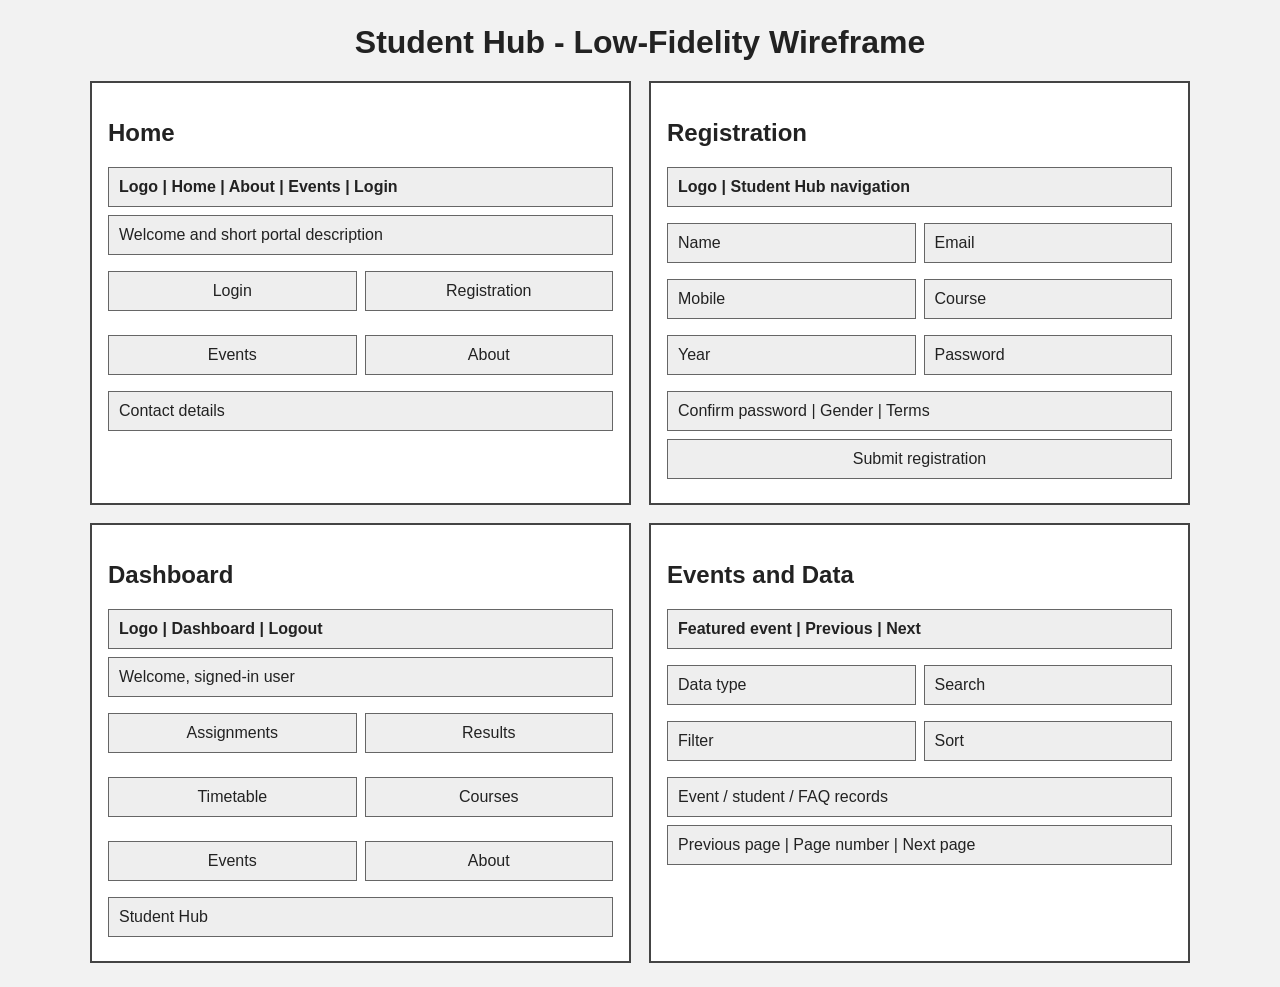
<file: docs/wireframe.html>
<!DOCTYPE html>
<html lang="en">
<head>
  <meta charset="UTF-8">
  <meta name="viewport" content="width=device-width, initial-scale=1.0">
  <title>Student Hub Low-Fidelity Wireframe</title>
  <style>
    * { box-sizing: border-box; }
    body { margin: 0; padding: 24px; color: #222; background: #f2f2f2; font: 16px Arial, sans-serif; }
    h1 { margin: 0 0 20px; text-align: center; }
    .page-grid { display: grid; grid-template-columns: repeat(2, minmax(0, 1fr)); gap: 18px; max-width: 1100px; margin: auto; }
    .page { padding: 16px; border: 2px solid #444; background: #fff; }
    .header, .footer, .block, .tile, .field { border: 1px solid #666; padding: 10px; margin: 8px 0; background: #eee; }
    .header { font-weight: bold; }
    .tiles { display: grid; grid-template-columns: repeat(2, 1fr); gap: 8px; }
    .tile { text-align: center; }
    .row { display: grid; grid-template-columns: 1fr 1fr; gap: 8px; }
    .field { min-height: 34px; }
    @media (max-width: 650px) { .page-grid { grid-template-columns: 1fr; } }
  </style>
</head>
<body>
  <h1>Student Hub - Low-Fidelity Wireframe</h1>
  <main class="page-grid">
    <section class="page" aria-labelledby="home-wireframe">
      <h2 id="home-wireframe">Home</h2>
      <div class="header">Logo | Home | About | Events | Login</div>
      <div class="block">Welcome and short portal description</div>
      <div class="tiles"><div class="tile">Login</div><div class="tile">Registration</div><div class="tile">Events</div><div class="tile">About</div></div>
      <div class="footer">Contact details</div>
    </section>
    <section class="page" aria-labelledby="register-wireframe">
      <h2 id="register-wireframe">Registration</h2>
      <div class="header">Logo | Student Hub navigation</div>
      <div class="row"><div class="field">Name</div><div class="field">Email</div></div>
      <div class="row"><div class="field">Mobile</div><div class="field">Course</div></div>
      <div class="row"><div class="field">Year</div><div class="field">Password</div></div>
      <div class="block">Confirm password | Gender | Terms</div>
      <div class="tile">Submit registration</div>
    </section>
    <section class="page" aria-labelledby="dashboard-wireframe">
      <h2 id="dashboard-wireframe">Dashboard</h2>
      <div class="header">Logo | Dashboard | Logout</div>
      <div class="block">Welcome, signed-in user</div>
      <div class="tiles"><div class="tile">Assignments</div><div class="tile">Results</div><div class="tile">Timetable</div><div class="tile">Courses</div><div class="tile">Events</div><div class="tile">About</div></div>
      <div class="footer">Student Hub</div>
    </section>
    <section class="page" aria-labelledby="events-wireframe">
      <h2 id="events-wireframe">Events and Data</h2>
      <div class="header">Featured event | Previous | Next</div>
      <div class="row"><div class="field">Data type</div><div class="field">Search</div></div>
      <div class="row"><div class="field">Filter</div><div class="field">Sort</div></div>
      <div class="block">Event / student / FAQ records</div>
      <div class="footer">Previous page | Page number | Next page</div>
    </section>
  </main>
</body>
</html>
</file>
<file: style.css>
body {
  font-family: Arial, sans-serif;
  background: linear-gradient(to right, #e6f0ff, #cce0ff); /* soft blue gradient */
  color: #003366;
  margin: 0;
  min-height: 100vh;
  display: flex;
  flex-direction: column;
}

header {
  background: linear-gradient(to right, #003366, #0055aa);
  color: white;
  padding: 20px;
  text-align: center;
  position: static;
  width: 100%;
  box-sizing: border-box;
  box-shadow: 0 4px 6px rgba(0,0,0,0.2);
}

main {
  flex: 1 0 auto;
  width: min(100%, 1200px);
  margin: 0 auto;
  padding: 32px 20px;
  text-align: center;
}

.welcome {
  margin-bottom: 40px;
  font-size: 1.2em;
  color: #004080;
}

.grid {
  display: flex;
  flex-wrap: wrap;
  justify-content: center;
  gap: 30px;
  margin-bottom: 40px;
}

.box {
  background: linear-gradient(to bottom, #0077cc, #004080);
  color: rgb(248, 243, 243);
  padding: 40px;
  width: 220px;
  text-align: center;
  cursor: pointer;
  border-radius: 12px;
  box-shadow: 0 6px 12px rgba(0,0,0,0.3);
  transition: transform 0.3s, box-shadow 0.3s;
}

.box:hover {
  transform: translateY(-8px);
  box-shadow: 0 12px 20px rgba(0,0,0,0.4);
  background: linear-gradient(to bottom, #3399ff, #0055aa);
}

#content {
  margin-top: 30px;
  background: white;
  padding: 25px;
  border-radius: 10px;
  box-shadow: 0 4px 8px rgba(0,0,0,0.2);
}

footer {
  background: linear-gradient(to right, #003366, #0055aa);
  color: white;
  text-align: center;
  padding: 18px 20px;
  position: static;
  width: 100%;
  box-sizing: border-box;
  flex: 0 0 auto;
  margin-top: auto;
  box-shadow: 0 -4px 6px rgba(0,0,0,0.2);
}

footer a {
  color: #aaddff;
  text-decoration: none;
  font-weight: bold;
}

footer a:hover {
  color: #ffffff;
  text-decoration: underline;
}

button {
  background: linear-gradient(to right, #003366, #0055aa);
  color: white;
  padding: 10px 20px;
  border: none;
  cursor: pointer;
  border-radius: 6px;
  box-shadow: 0 4px 6px rgba(0,0,0,0.2);
}

button:hover {
  background: linear-gradient(to right, #0055aa, #0077cc);
}

.logo-container {
  display: flex;
  align-items: center;
  justify-content: center; /* keeps logo + text centered */
  gap: 15px; /* space between logo and text */
}

.logo {
 /* //height: 70px;   */
  width: 70px;
  border-radius: 50%; /* circular look */
  background-color: white; /* makes logo pop on blue header */
  padding: 5px;
  box-shadow: 0 4px 8px rgba(0,0,0,0.3); /* subtle shadow */
  transition: transform 0.3s ease;
}

.logo:hover {
  transform: scale(1.1); /* zoom effect on hover */
}

#content h2 {
  font-size: 1em;
  font-weight: bold;
  color: #003366;
  margin-bottom: 20px;
  text-align: center;
  background: linear-gradient(to right, #1750a5, #e6f0ff);
  padding: 15px 25px;
  border-radius: 12px;
  box-shadow: 0 6px 12px rgba(0,0,0,0.25);
  letter-spacing: 1px;
  transition: transform 0.3s ease, box-shadow 0.3s ease;
}

#content h2:hover {
  transform: scale(1.05);
  box-shadow: 0 10px 18px rgba(0,0,0,0.35);
}

.box {
  background: linear-gradient(to bottom, #0077cc, #004080);
  color: #ffffff;   /* <-- force text to white */
  padding: 40px;
  width: 220px;
  text-align: center;
  cursor: pointer;
  border-radius: 12px;
  box-shadow: 0 6px 12px rgba(0,0,0,0.3);
  transition: transform 0.3s, box-shadow 0.3s;
}

.box:hover {
  transform: translateY(-8px);
  box-shadow: 0 12px 20px rgba(0,0,0,0.35);
  background: linear-gradient(to bottom, #3399ff, #0055aa);
  color: #ffffff;   /* keep text white on hover too */
}
.box a {
  color: #ffffff;
  text-decoration: none;
  display: block;
}

.box a:hover {
  color: #ffffff;
}

.assignment-table {
  width: 100%;
  border-collapse: collapse;
  margin-top: 20px;
  box-shadow: 0 4px 8px rgba(0,0,0,0.2);
}

.assignment-table th, .assignment-table td {
  border: 1px solid #0055aa;
  padding: 12px;
  text-align: center;
}

.assignment-table th {
  background: #003366;
  color: white;
}

.upload-section {
  margin-top: 30px;
  padding: 20px;
  background: #f0f8ff;
  border-radius: 10px;
  box-shadow: 0 4px 8px rgba(0,0,0,0.2);
}

.upload-section button {
  margin-top: 10px;
  background: linear-gradient(to right, #003366, #0055aa);
  color: white;
  border: none;
  padding: 8px 16px;
  border-radius: 6px;
  cursor: pointer;
}

.upload-section button:hover {
  background: linear-gradient(to right, #0055aa, #0077cc);
}

.progress {
  margin-top: 30px;
  text-align: center;
}

.progress-bar {
  width: 80%;
  height: 20px;
  background: #e6f0ff;
  border-radius: 10px;
  margin: 10px auto;
  overflow: hidden;
}

.progress-fill {
  height: 100%;
  background: linear-gradient(to right, #3399ff, #0055aa);
}
.results-table {
  width: 100%;
  border-collapse: collapse;
  margin-top: 20px;
  box-shadow: 0 4px 8px rgba(0,0,0,0.2);
}

.results-table th, .results-table td {
  border: 1px solid #0055aa;
  padding: 12px;
  text-align: center;
}

.results-table th {
  background: #003366;
  color: white;
}

.results-table tr:nth-child(even) {
  background: #f0f8ff;
}

.results-table tr:hover {
  background: #cce0ff;
}

.timetable-table {
  width: 100%;
  border-collapse: collapse;
  margin-top: 20px;
  box-shadow: 0 4px 8px rgba(0,0,0,0.2);
}

.timetable-table th, .timetable-table td {
  border: 1px solid #0055aa;
  padding: 10px;
  text-align: center;
}

.timetable-table th {
  background: #003366;
  color: white;
}

.timetable-table tr:nth-child(even) {
  background: #f0f8ff;
}

.timetable-table tr:hover {
  background: #cce0ff;
}
.courses-table {
  width: 100%;
  border-collapse: collapse;
  margin-top: 20px;
  box-shadow: 0 4px 8px rgba(0,0,0,0.2);
}

.courses-table th, .courses-table td {
  border: 1px solid #0055aa;
  padding: 12px;
  text-align: center;
}

.courses-table th {
  background: #003366;
  color: white;
}

.courses-table tr:nth-child(even) {
  background: #f0f8ff;
}

.courses-table tr:hover {
  background: #cce0ff;
}
main h2 {
  text-align: center;
  color: #003366;
  margin-bottom: 20px;
}

main p {
  font-size: 1.05em;
  line-height: 1.6;
  color: #333333;
  margin-bottom: 20px;
}

main h3 {
  margin-top: 25px;
  color: #0055aa;
  border-left: 5px solid #003366;
  padding-left: 10px;
}

main > h3 {
  border-left: 0;
  padding-left: 0;
  text-align: center;
}

main ul {
  list-style-type: none;
  padding: 0;
  margin: 15px 0;
}

main ul li {
  background: #f0f8ff;
  margin: 8px 0;
  padding: 10px 15px;
  border-radius: 8px;
  box-shadow: 0 2px 6px rgba(0,0,0,0.15);
  transition: transform 0.2s, background 0.2s;
}

main ul li:hover {
  background: #cce0ff;
  transform: translateX(5px);
}
.faculty-table {
  width: 100%;
  border-collapse: collapse;
  margin-top: 20px;
  box-shadow: 0 4px 8px rgba(0,0,0,0.2);
}

.faculty-table th, .faculty-table td {
  border: 1px solid #0055aa;
  padding: 12px;
  text-align: center;
}

.faculty-table th {
  background: #003366;
  color: white;
}

.faculty-table tr:nth-child(even) {
  background: #f0f8ff;
}

.faculty-table tr:hover {
  background: #cce0ff;
}
</file>
<file: practical.css>
* {
  box-sizing: border-box;
}

body {
  min-height: 100vh;
  display: flex;
  flex-direction: column;
}

html {
  color-scheme: light;
}

header {
  position: static;
  display: flex;
  flex-wrap: wrap;
  align-items: center;
  justify-content: space-between;
  gap: 8px 24px;
  width: 100%;
  box-sizing: border-box;
  padding: 12px max(14px, calc((100vw - 1200px) / 2 + 14px));
  text-align: left;
}

.site-nav {
  display: none;
  flex-direction: column;
  align-items: stretch;
  gap: 6px;
  width: 100%;
  margin: 8px 0 0;
}

.site-nav.is-open {
  display: flex;
}

.site-nav a,
.theme-toggle,
.menu-toggle {
  color: #ffffff;
  font: inherit;
}

.site-nav a {
  text-decoration: none;
  font-weight: 700;
  padding: 10px 12px;
  border-radius: 6px;
}

.site-nav a:hover,
.site-nav a:focus-visible {
  text-decoration: none;
  background: rgba(255, 255, 255, 0.14);
}

.theme-toggle,
.menu-toggle {
  display: inline-flex;
  align-items: center;
  justify-content: center;
  border: 1px solid rgba(255, 255, 255, 0.8);
  border-radius: 6px;
  background: transparent;
  padding: 8px 12px;
  cursor: pointer;
  white-space: nowrap;
}

.menu-toggle {
  margin: 0 0 0 auto;
}

main {
  width: min(100%, 1200px);
  flex: 1 0 auto;
  margin: 0 auto;
  padding: 24px 14px 32px;
}

footer {
  box-sizing: border-box;
  width: 100%;
  position: static;
  flex: 0 0 auto;
  margin-top: auto;
  padding: 18px max(14px, calc((100vw - 1200px) / 2 + 14px));
  text-align: left;
}

.logo-container {
  display: flex;
  align-items: center;
  justify-content: flex-start;
  flex: 0 0 auto;
  gap: 12px;
}

.logo {
  width: 48px;
  padding: 4px;
  flex: 0 0 auto;
}

.logo-container h1 {
  margin: 0;
  font-size: 1.2rem;
  line-height: 1.15;
}

.site-footer-inner {
  display: grid;
  grid-template-columns: auto minmax(0, 1fr) auto;
  align-items: center;
  gap: 10px 28px;
  width: min(100%, 1200px);
  margin: 0 auto;
}

.footer-brand {
  margin: 0;
  font-size: 1.1rem;
  font-weight: 700;
  white-space: nowrap;
}

.footer-address {
  margin: 0;
  font-style: normal;
  line-height: 1.5;
}

.footer-contact {
  display: flex;
  flex-direction: column;
  align-items: flex-start;
  gap: 6px;
}

.footer-contact a {
  color: #e6f0ff;
  font-weight: 600;
  line-height: 1.4;
  text-decoration: none;
}

.footer-contact a:hover,
.footer-contact a:focus-visible {
  color: #ffffff;
  text-decoration: underline;
}

.box {
  width: min(100%, 280px);
  padding: 24px;
}

.page-main {
  text-align: left;
}

.page-main > h2,
.page-main > p {
  text-align: center;
}

.page-main h2,
.page-main h3 {
  color: #003366;
}

.notice-banner {
  display: flex;
  align-items: center;
  justify-content: space-between;
  gap: 16px;
  margin: 18px 0;
  padding: 12px 16px;
  border-left: 5px solid #0055aa;
  border-radius: 6px;
  background: #e6f0ff;
}

.notice-banner p {
  margin: 0;
}

.notice-banner button {
  flex: 0 0 auto;
  padding: 6px 10px;
}

.content-slider,
.data-browser,
.registration-panel {
  margin: 24px 0;
  padding: 20px;
  border-radius: 10px;
  background: #ffffff;
  box-shadow: 0 4px 8px rgba(0, 0, 0, 0.16);
}

.slider-content {
  min-height: 92px;
  padding: 12px 0;
}

.slider-content h3,
.slider-content p {
  margin: 8px 0;
}

.slider-controls,
.pagination-controls {
  display: flex;
  align-items: center;
  justify-content: center;
  flex-wrap: wrap;
  gap: 12px;
}

.data-controls {
  display: grid;
  grid-template-columns: 1fr;
  gap: 14px;
  align-items: end;
}

.data-controls label,
.form-field,
.form-fieldset {
  display: grid;
  gap: 6px;
}

.form-field {
  align-content: start;
}

.data-controls input,
.data-controls select,
.form-field input,
.form-field select {
  width: 100%;
  height: 42px;
  min-height: 42px;
  padding: 8px 10px;
  border: 1px solid #6885a5;
  border-radius: 5px;
  font: inherit;
}

.form-field textarea {
  width: 100%;
  min-height: 120px;
  padding: 8px 10px;
  border: 1px solid #6885a5;
  border-radius: 5px;
  font: inherit;
}

.success-message,
.error-message {
  max-width: 860px;
  margin: 16px auto;
  padding: 12px 16px;
  border-radius: 6px;
}

.success-message {
  border-left: 5px solid #24753b;
  background: #e9f7ec;
  color: #174c27;
}

.error-message {
  border-left: 5px solid #a40000;
  background: #fff0f0;
  color: #7a0000;
}

.data-table {
  width: 100%;
  border-collapse: collapse;
  margin-top: 16px;
}

.data-table th,
.data-table td {
  border: 1px solid #9cb5ce;
  padding: 10px;
  text-align: left;
  vertical-align: top;
}

.data-table th {
  background: #003366;
  color: #ffffff;
}

.data-table tr:nth-child(even) {
  background: #f0f8ff;
}

.table-scroll {
  width: 100%;
  overflow-x: auto;
}

.inline-form {
  display: inline-block;
  margin-left: 6px;
}

.summary-grid {
  display: grid;
  grid-template-columns: repeat(auto-fit, minmax(160px, 1fr));
  gap: 14px;
  margin: 20px 0;
}

.summary-card {
  padding: 16px;
  border-radius: 8px;
  background: #ffffff;
  box-shadow: 0 4px 8px rgba(0, 0, 0, 0.16);
  text-align: center;
}

.summary-card h3 {
  margin: 0;
  border-left: 0;
  padding-left: 0;
}

.summary-card p {
  margin: 8px 0 0;
  font-size: 1.6em;
  font-weight: 700;
}

.event-poster-thumb {
  width: 88px;
  height: 64px;
  object-fit: cover;
}

.record-grid {
  display: grid;
  grid-template-columns: repeat(auto-fit, minmax(230px, 1fr));
  gap: 16px;
  margin: 20px 0;
}

.record-card {
  min-width: 0;
  padding: 16px;
  border: 1px solid #b5cce3;
  border-radius: 8px;
  background: #f7fbff;
}

.record-card h3 {
  margin-top: 0;
}

.record-card p:last-child {
  margin-bottom: 0;
}

.faq-question {
  width: 100%;
  margin: 0;
  padding: 0;
  border: 0;
  background: transparent;
  color: #003366;
  text-align: left;
  font: inherit;
  font-weight: 700;
  cursor: pointer;
}

.faq-answer {
  margin-top: 12px;
}

.pagination-status,
.form-status {
  text-align: center;
}

.registration-panel {
  max-width: 860px;
  margin-right: auto;
  margin-left: auto;
}

.registration-form {
  display: grid;
  gap: 16px;
}

.registration-form .form-grid {
  display: grid;
  grid-template-columns: 1fr;
  gap: 16px;
}

.form-fieldset {
  min-width: 0;
  margin: 0;
  padding: 12px;
  border: 1px solid #6885a5;
  border-radius: 6px;
}

.radio-options {
  display: flex;
  flex-wrap: wrap;
  gap: 16px;
}

.radio-options label,
.terms-field {
  display: flex;
  align-items: center;
  gap: 8px;
}

.field-error {
  min-height: 1.2em;
  color: #a40000;
  font-size: 0.92em;
}

.form-status {
  min-height: 1.5em;
  font-weight: 700;
}

.password-meter {
  width: 100%;
  height: 18px;
}

dialog {
  width: min(92vw, 540px);
  border: 0;
  border-radius: 10px;
  padding: 24px;
  color: #003366;
  box-shadow: 0 10px 32px rgba(0, 0, 0, 0.35);
}

dialog::backdrop {
  background: rgba(0, 20, 45, 0.65);
}

:focus-visible {
  outline: 3px solid #ffbf47;
  outline-offset: 3px;
}

body.dark-theme {
  background: #101b2a;
  color: #edf4ff;
}

body.dark-theme main h2,
body.dark-theme main h3,
body.dark-theme .faq-question {
  color: #cfe4ff;
}

body.dark-theme main p {
  color: #e5edf7;
}

body.dark-theme #content,
body.dark-theme .content-slider,
body.dark-theme .data-browser,
body.dark-theme .registration-panel,
body.dark-theme .record-card,
body.dark-theme .notice-banner {
  background: #1b2b3f;
  color: #edf4ff;
}

body.dark-theme .record-card {
  border-color: #496581;
}

body.dark-theme .data-controls input,
body.dark-theme .data-controls select,
body.dark-theme .form-field input,
body.dark-theme .form-field select,
body.dark-theme .form-field textarea {
  border-color: #8ba6c3;
  background: #132236;
  color: #ffffff;
}

body.dark-theme dialog {
  background: #1b2b3f;
  color: #edf4ff;
}

body.dark-theme .summary-card {
  background: #1b2b3f;
  color: #edf4ff;
}

body.dark-theme .success-message {
  background: #153723;
  color: #d9f5df;
}

body.dark-theme .error-message {
  background: #3b2025;
  color: #ffe1e1;
}

@media (min-width: 521px) {
  .logo {
    width: 58px;
  }

  .logo-container h1 {
    font-size: 1.35rem;
  }

  .data-controls,
  .registration-form .form-grid {
    grid-template-columns: repeat(2, minmax(0, 1fr));
  }
}

@media (min-width: 1240px) {
  header {
    flex-wrap: nowrap;
  }

  .menu-toggle {
    display: none;
  }

  .site-nav {
    display: flex;
    flex-direction: row;
    align-items: center;
    justify-content: flex-end;
    flex-wrap: nowrap;
    width: auto;
    margin: 0 0 0 auto;
    gap: 2px;
  }

  .site-nav a,
  .site-nav .theme-toggle {
    padding: 9px 10px;
  }

  .grid {
    gap: 30px;
  }

  .box {
    width: 220px;
    padding: 40px;
  }

  .data-controls {
    grid-template-columns: repeat(4, minmax(0, 1fr));
  }

  .content-slider,
  .data-browser,
  .registration-panel {
    padding: 20px;
  }
}

@media (max-width: 900px) {
  .site-footer-inner {
    grid-template-columns: 1fr;
    justify-items: center;
    gap: 10px;
    text-align: center;
  }

  .footer-contact {
    align-items: center;
  }
}

@media (max-width: 520px) {
  .content-slider,
  .data-browser,
  .registration-panel {
    padding: 14px;
  }

  .slider-controls button,
  .pagination-controls button {
    min-width: 90px;
  }
}
</file>
